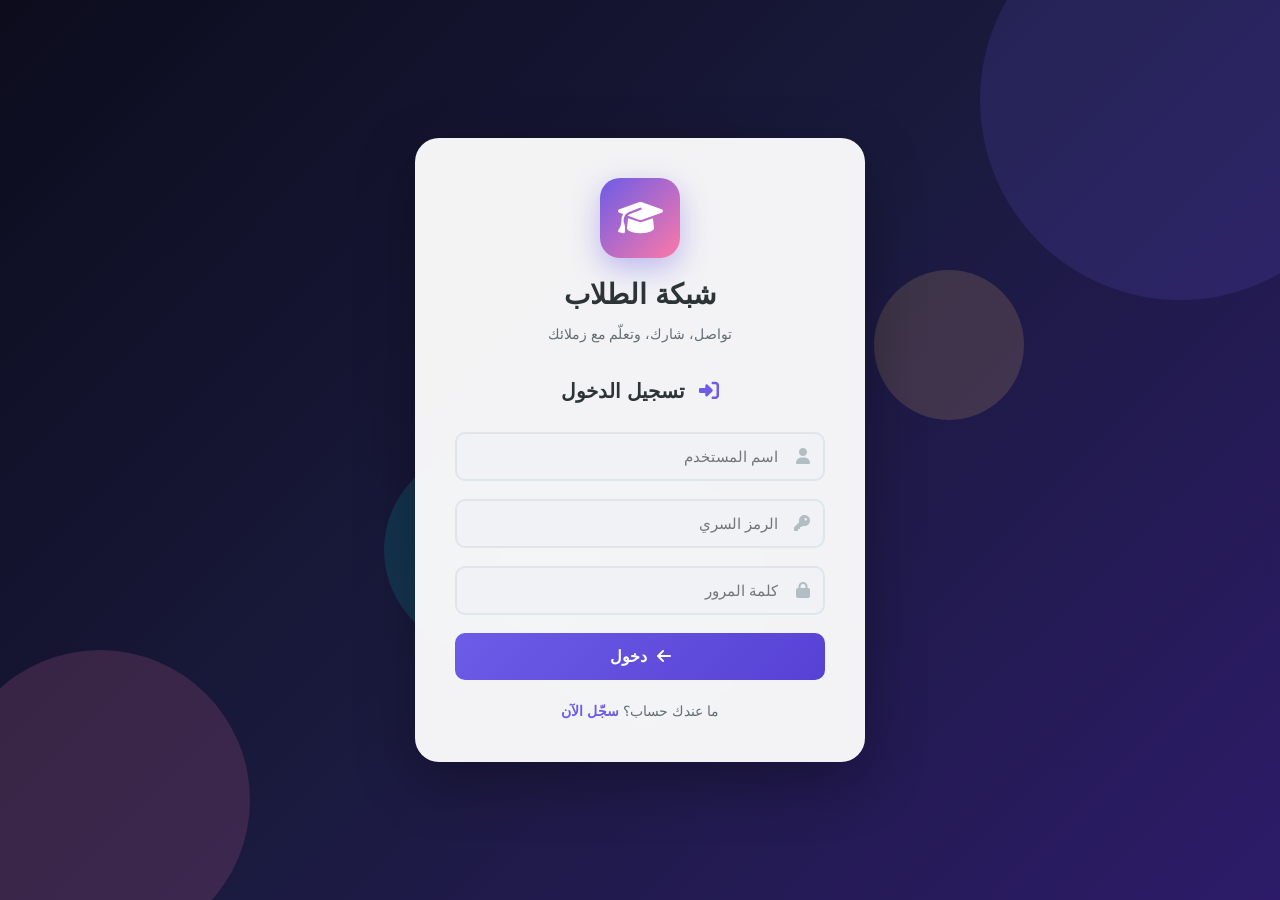
<file: index.html>
<!DOCTYPE html>
<html lang="ar" dir="rtl">
<head>
    <meta charset="UTF-8">
    <meta name="viewport" content="width=device-width, initial-scale=1.0">
    <title>شبكة الطلاب - تسجيل الدخول</title>
    <link rel="stylesheet" href="style.css">
    <link rel="stylesheet" href="https://cdnjs.cloudflare.com/ajax/libs/font-awesome/6.4.0/css/all.min.css">
</head>
<body class="auth-page">

    <!-- خلفية متحركة -->
    <div class="animated-bg">
        <div class="circle c1"></div>
        <div class="circle c2"></div>
        <div class="circle c3"></div>
        <div class="circle c4"></div>
        <div class="circle c5"></div>
    </div>

    <div class="auth-container">
        <!-- الشعار -->
        <div class="logo-section">
            <div class="logo-icon">
                <i class="fas fa-graduation-cap"></i>
            </div>
            <h1>شبكة الطلاب</h1>
            <p>تواصل، شارك، وتعلّم مع زملائك</p>
        </div>

        <!-- نموذج تسجيل الدخول -->
        <div class="auth-form" id="loginForm">
            <h2><i class="fas fa-sign-in-alt"></i> تسجيل الدخول</h2>
            
            <div class="input-group">
                <i class="fas fa-user"></i>
                <input type="text" id="loginUsername" placeholder="اسم المستخدم" required>
            </div>
            
            <div class="input-group">
                <i class="fas fa-key"></i>
                <input type="text" id="loginCode" placeholder="الرمز السري" required>
            </div>
            
            <div class="input-group">
                <i class="fas fa-lock"></i>
                <input type="password" id="loginPassword" placeholder="كلمة المرور" required>
            </div>

            <button class="btn-primary" onclick="login()">
                <i class="fas fa-arrow-left"></i> دخول
            </button>

            <div class="switch-form">
                ما عندك حساب؟ 
                <a href="#" onclick="showRegister()">سجّل الآن</a>
            </div>
        </div>

        <!-- نموذج التسجيل -->
        <div class="auth-form hidden" id="registerForm">
            <h2><i class="fas fa-user-plus"></i> حساب جديد</h2>
            
            <div class="input-group">
                <i class="fas fa-user"></i>
                <input type="text" id="regFullName" placeholder="الاسم الكامل" required>
            </div>
            
            <div class="input-group">
                <i class="fas fa-at"></i>
                <input type="text" id="regUsername" placeholder="اسم المستخدم (بالإنجليزي)" required>
            </div>
            
            <div class="input-group">
                <i class="fas fa-envelope"></i>
                <input type="email" id="regEmail" placeholder="البريد الإلكتروني" required>
            </div>
            
            <div class="input-group">
                <i class="fas fa-key"></i>
                <input type="text" id="regCode" placeholder="اختر رمز سري (4 أرقام)" maxlength="4" required>
            </div>
            
            <div class="input-group">
                <i class="fas fa-lock"></i>
                <input type="password" id="regPassword" placeholder="كلمة المرور" required>
            </div>
            
            <div class="input-group">
                <i class="fas fa-lock"></i>
                <input type="password" id="regPasswordConfirm" placeholder="تأكيد كلمة المرور" required>
            </div>

            <div class="avatar-select">
                <p>اختر صورة رمزية:</p>
                <div class="avatar-options">
                    <div class="avatar-option selected" data-avatar="😊" onclick="selectAvatar(this)">😊</div>
                    <div class="avatar-option" data-avatar="😎" onclick="selectAvatar(this)">😎</div>
                    <div class="avatar-option" data-avatar="🧑‍🎓" onclick="selectAvatar(this)">🧑‍🎓</div>
                    <div class="avatar-option" data-avatar="👨‍💻" onclick="selectAvatar(this)">👨‍💻</div>
                    <div class="avatar-option" data-avatar="👩‍🎓" onclick="selectAvatar(this)">👩‍🎓</div>
                    <div class="avatar-option" data-avatar="🦁" onclick="selectAvatar(this)">🦁</div>
                    <div class="avatar-option" data-avatar="🦊" onclick="selectAvatar(this)">🦊</div>
                    <div class="avatar-option" data-avatar="🐯" onclick="selectAvatar(this)">🐯</div>
                </div>
            </div>

            <button class="btn-primary" onclick="register()">
                <i class="fas fa-user-plus"></i> تسجيل
            </button>

            <div class="switch-form">
                عندك حساب؟ 
                <a href="#" onclick="showLogin()">سجّل دخول</a>
            </div>
        </div>
    </div>

    <!-- رسائل التنبيه -->
    <div class="toast-container" id="toastContainer"></div>

    <script src="auth.js"></script>
</body>
</html>
</file>
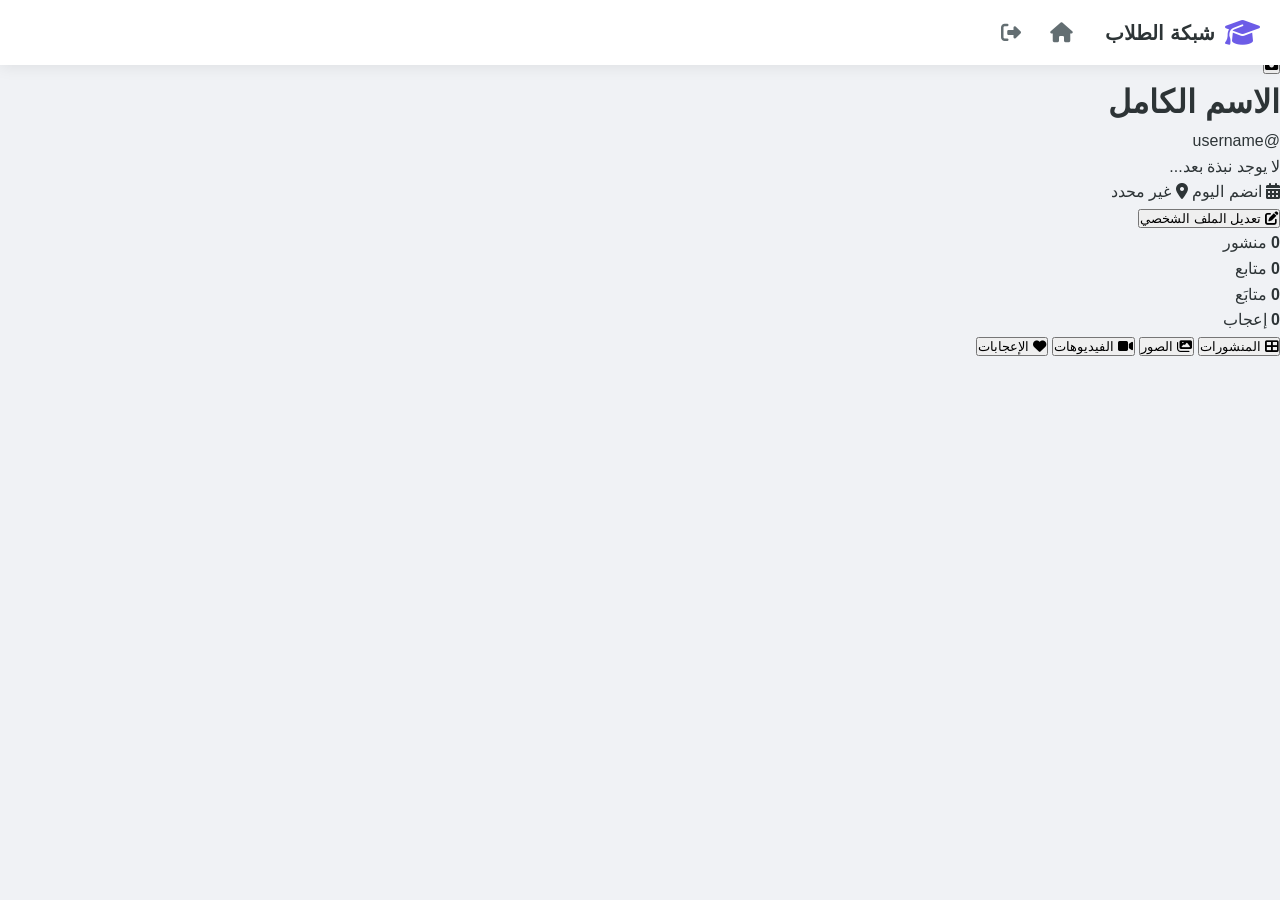
<file: profile.html>
<!DOCTYPE html>
<html lang="ar" dir="rtl">
<head>
    <meta charset="UTF-8">
    <meta name="viewport" content="width=device-width, initial-scale=1.0">
    <title>شبكة الطلاب - الصفحة الشخصية</title>
    <link rel="stylesheet" href="style.css">
    <link rel="stylesheet" href="https://cdnjs.cloudflare.com/ajax/libs/font-awesome/6.4.0/css/all.min.css">
</head>
<body class="main-page">

    <!-- شريط التنقل -->
    <nav class="top-nav">
        <div class="nav-container">
            <div class="nav-logo" onclick="window.location.href='home.html'">
                <i class="fas fa-graduation-cap"></i>
                <span>شبكة الطلاب</span>
            </div>
            <div class="nav-actions">
                <button class="nav-btn" onclick="window.location.href='home.html'">
                    <i class="fas fa-home"></i>
                </button>
                <button class="nav-btn logout-btn" onclick="logout()">
                    <i class="fas fa-sign-out-alt"></i>
                </button>
            </div>
        </div>
    </nav>

    <!-- الصفحة الشخصية -->
    <div class="profile-page">
        <!-- الغلاف -->
        <div class="profile-cover" id="profileCover">
            <button class="change-cover-btn" id="changeCoverBtn" onclick="changeCover()">
                <i class="fas fa-camera"></i> تغيير الغلاف
            </button>
            <input type="file" id="coverInput" accept="image/*" onchange="updateCover(event)" hidden>
        </div>

        <!-- معلومات البروفايل -->
        <div class="profile-info-section">
            <div class="profile-avatar-wrapper">
                <div class="profile-avatar-large" id="profileAvatar">😊</div>
                <button class="change-avatar-btn" id="changeAvatarBtn" onclick="changeAvatar()">
                    <i class="fas fa-camera"></i>
                </button>
            </div>
            <div class="profile-details">
                <h1 id="profileFullName">الاسم الكامل</h1>
                <p class="profile-username" id="profileUsername">@username</p>
                <p class="profile-bio" id="profileBio">لا يوجد نبذة بعد...</p>
                <div class="profile-meta">
                    <span><i class="fas fa-calendar-alt"></i> انضم <span id="joinDate">اليوم</span></span>
                    <span><i class="fas fa-map-marker-alt"></i> <span id="profileLocation">غير محدد</span></span>
                </div>
            </div>
            <div class="profile-actions" id="profileActions">
                <button class="btn-edit-profile" onclick="openEditProfile()">
                    <i class="fas fa-edit"></i> تعديل الملف الشخصي
                </button>
            </div>
        </div>

        <!-- إحصائيات -->
        <div class="profile-stats-bar">
            <div class="profile-stat" onclick="showProfileSection('posts')">
                <strong id="pPostCount">0</strong>
                <span>منشور</span>
            </div>
            <div class="profile-stat" onclick="showFollowers()">
                <strong id="pFollowers">0</strong>
                <span>متابع</span>
            </div>
            <div class="profile-stat" onclick="showFollowing()">
                <strong id="pFollowing">0</strong>
                <span>متابَع</span>
            </div>
            <div class="profile-stat">
                <strong id="pLikes">0</strong>
                <span>إعجاب</span>
            </div>
        </div>

        <!-- تبويبات -->
        <div class="profile-tabs">
            <button class="tab-btn active" onclick="switchProfileTab('posts', this)">
                <i class="fas fa-th-large"></i> المنشورات
            </button>
            <button class="tab-btn" onclick="switchProfileTab('photos', this)">
                <i class="fas fa-images"></i> الصور
            </button>
            <button class="tab-btn" onclick="switchProfileTab('videos', this)">
                <i class="fas fa-video"></i> الفيديوهات
            </button>
            <button class="tab-btn" onclick="switchProfileTab('likes', this)">
                <i class="fas fa-heart"></i> الإعجابات
            </button>
        </div>

        <!-- محتوى التبويبات -->
        <div class="profile-content">
            <div id="profilePostsContainer">
                <!-- منشورات الملف الشخصي -->
            </div>
            <div id="profilePhotosGrid" class="photos-grid hidden">
                <!-- شبكة الصور -->
            </div>
            <div id="profileVideosGrid" class="videos-grid hidden">
                <!-- شبكة الفيديوهات -->
            </div>
        </div>
    </div>

    <!-- نافذة تعديل الملف الشخصي -->
    <div class="modal-overlay hidden" id="editProfileModal">
        <div class="modal-content">
            <div class="modal-header">
                <h3><i class="fas fa-user-edit"></i> تعديل الملف الشخصي</h3>
                <button class="close-modal" onclick="closeEditProfile()">
                    <i class="fas fa-times"></i>
                </button>
            </div>
            <div class="modal-body">
                <div class="input-group">
                    <i class="fas fa-user"></i>
                    <input type="text" id="editFullName" placeholder="الاسم الكامل">
                </div>
                <div class="input-group">
                    <i class="fas fa-info-circle"></i>
                    <textarea id="editBio" placeholder="نبذة عنك..." rows="3"></textarea>
                </div>
                <div class="input-group">
                    <i class="fas fa-map-marker-alt"></i>
                    <input type="text" id="editLocation" placeholder="الموقع">
                </div>
                <div class="input-group">
                    <i class="fas fa-globe"></i>
                    <input type="url" id="editWebsite" placeholder="الموقع الإلكتروني">
                </div>
            </div>
            <div class="modal-footer">
                <button class="btn-publish" onclick="saveProfile()">
                    <i class="fas fa-save"></i> حفظ التغييرات
                </button>
            </div>
        </div>
    </div>

    <div class="toast-container" id="toastContainer"></div>

    <script src="app.js"></script>
    <script>
        // تحميل بيانات البروفايل
        document.addEventListener('DOMContentLoaded', loadProfile);
    </script>
</body>
  </html>
</file>
<file: style.css>
/* ======================== */
/*    متغيرات عامة          */
/* ======================== */
:root {
    --primary: #6c5ce7;
    --primary-light: #a29bfe;
    --primary-dark: #5641d4;
    --secondary: #00cec9;
    --accent: #fd79a8;
    --success: #00b894;
    --warning: #fdcb6e;
    --danger: #e74c3c;
    --dark: #2d3436;
    --gray: #636e72;
    --light-gray: #b2bec3;
    --lighter-gray: #dfe6e9;
    --bg: #f0f2f5;
    --white: #ffffff;
    --shadow: 0 2px 15px rgba(0, 0, 0, 0.08);
    --shadow-hover: 0 8px 30px rgba(0, 0, 0, 0.12);
    --radius: 16px;
    --radius-sm: 10px;
    --transition: all 0.3s cubic-bezier(0.4, 0, 0.2, 1);
}

/* ======================== */
/*    إعادة التعيين         */
/* ======================== */
* {
    margin: 0;
    padding: 0;
    box-sizing: border-box;
}

body {
    font-family: 'Segoe UI', Tahoma, 'Arial', sans-serif;
    background: var(--bg);
    color: var(--dark);
    line-height: 1.6;
    min-height: 100vh;
}

a {
    text-decoration: none;
    color: var(--primary);
}

/* ======================== */
/*    الخلفية المتحركة       */
/* ======================== */
.animated-bg {
    position: fixed;
    top: 0;
    left: 0;
    width: 100%;
    height: 100%;
    z-index: -1;
    overflow: hidden;
    background: linear-gradient(135deg, #0c0c1d, #1a1a3e, #2d1b69);
}

.circle {
    position: absolute;
    border-radius: 50%;
    opacity: 0.15;
    animation: floatCircle 15s infinite ease-in-out;
}

.c1 {
    width: 400px; height: 400px;
    background: var(--primary);
    top: -100px; right: -100px;
    animation-delay: 0s;
}

.c2 {
    width: 300px; height: 300px;
    background: var(--accent);
    bottom: -50px; left: -50px;
    animation-delay: 3s;
}

.c3 {
    width: 200px; height: 200px;
    background: var(--secondary);
    top: 50%; left: 30%;
    animation-delay: 6s;
}

.c4 {
    width: 150px; height: 150px;
    background: var(--warning);
    top: 30%; right: 20%;
    animation-delay: 9s;
}

.c5 {
    width: 250px; height: 250px;
    background: var(--success);
    bottom: 20%; right: 40%;
    animation-delay: 12s;
}

@keyframes floatCircle {
    0%, 100% { transform: translate(0, 0) scale(1); }
    25% { transform: translate(50px, -50px) scale(1.1); }
    50% { transform: translate(-30px, 80px) scale(0.9); }
    75% { transform: translate(70px, 30px) scale(1.05); }
}

/* ======================== */
/*    صفحة المصادقة          */
/* ======================== */
.auth-page {
    display: flex;
    justify-content: center;
    align-items: center;
    min-height: 100vh;
    padding: 20px;
}

.auth-container {
    background: rgba(255, 255, 255, 0.95);
    backdrop-filter: blur(20px);
    border-radius: 24px;
    padding: 40px;
    width: 100%;
    max-width: 450px;
    box-shadow: 0 20px 60px rgba(0, 0, 0, 0.3);
    animation: slideUp 0.6s ease;
}

@keyframes slideUp {
    from { opacity: 0; transform: translateY(30px); }
    to { opacity: 1; transform: translateY(0); }
}

.logo-section {
    text-align: center;
    margin-bottom: 30px;
}

.logo-icon {
    width: 80px;
    height: 80px;
    background: linear-gradient(135deg, var(--primary), var(--accent));
    border-radius: 20px;
    display: flex;
    align-items: center;
    justify-content: center;
    margin: 0 auto 15px;
    font-size: 36px;
    color: white;
    box-shadow: 0 10px 30px rgba(108, 92, 231, 0.4);
}

.logo-section h1 {
    font-size: 28px;
    color: var(--dark);
    margin-bottom: 5px;
}

.logo-section p {
    color: var(--gray);
    font-size: 14px;
}

.auth-form h2 {
    text-align: center;
    margin-bottom: 25px;
    color: var(--dark);
    font-size: 20px;
}

.auth-form h2 i {
    color: var(--primary);
    margin-left: 8px;
}

.input-group {
    position: relative;
    margin-bottom: 18px;
}

.input-group i {
    position: absolute;
    right: 15px;
    top: 50%;
    transform: translateY(-50%);
    color: var(--light-gray);
    font-size: 16px;
    transition: var(--transition);
}

.input-group input,
.input-group textarea {
    width: 100%;
    padding: 14px 45px 14px 15px;
    border: 2px solid var(--lighter-gray);
    border-radius: var(--radius-sm);
    font-size: 15px;
    font-family: inherit;
    transition: var(--transition);
    background: var(--bg);
}

.input-group textarea {
    resize: vertical;
    min-height: 80px;
}

.input-group input:focus,
.input-group textarea:focus {
    outline: none;
    border-color: var(--primary);
    background: white;
    box-shadow: 0 0 0 4px rgba(108, 92, 231, 0.1);
}

.input-group input:focus + i,
.input-group input:focus ~ i {
    color: var(--primary);
}

.btn-primary {
    width: 100%;
    padding: 14px;
    background: linear-gradient(135deg, var(--primary), var(--primary-dark));
    color: white;
    border: none;
    border-radius: var(--radius-sm);
    font-size: 16px;
    font-weight: 600;
    font-family: inherit;
    cursor: pointer;
    transition: var(--transition);
    display: flex;
    align-items: center;
    justify-content: center;
    gap: 10px;
}

.btn-primary:hover {
    transform: translateY(-2px);
    box-shadow: 0 8px 25px rgba(108, 92, 231, 0.4);
}

.btn-primary:active {
    transform: translateY(0);
}

.switch-form {
    text-align: center;
    margin-top: 20px;
    color: var(--gray);
    font-size: 14px;
}

.switch-form a {
    font-weight: 600;
    color: var(--primary);
}

.switch-form a:hover {
    text-decoration: underline;
}

.hidden {
    display: none !important;
}

/* اختيار الصورة الرمزية */
.avatar-select {
    margin-bottom: 18px;
}

.avatar-select p {
    font-size: 14px;
    color: var(--gray);
    margin-bottom: 10px;
}

.avatar-options {
    display: flex;
    gap: 10px;
    flex-wrap: wrap;
    justify-content: center;
}

.avatar-option {
    width: 50px;
    height: 50px;
    font-size: 30px;
    display: flex;
    align-items: center;
    justify-content: center;
    border-radius: 50%;
    border: 3px solid transparent;
    cursor: pointer;
    transition: var(--transition);
    background: var(--bg);
}

.avatar-option:hover {
    transform: scale(1.15);
    border-color: var(--light-gray);
}

.avatar-option.selected {
    border-color: var(--primary);
    background: rgba(108, 92, 231, 0.1);
    transform: scale(1.15);
}

/* ======================== */
/*    شريط التنقل العلوي    */
/* ======================== */
.top-nav {
    background: white;
    box-shadow: 0 2px 15px rgba(0, 0, 0, 0.08);
    position: fixed;
    top: 0;
    left: 0;
    right: 0;
    z-index: 1000;
    height: 65px;
}

.nav-container {
    max-width: 1400px;
    margin: 0 auto;
    padding: 0 20px;
    display: flex;
    align-items: center;
    height: 100%;
    gap: 20px;
}

.nav-logo {
    display: flex;
    align-items: center;
    gap: 10px;
    cursor: pointer;
    flex-shrink: 0;
}

.nav-logo i {
    font-size: 28px;
    color: var(--primary);
}

.nav-logo span {
    font-size: 20px;
    font-weight: 700;
    color: var(--dark);
}

.nav-search {
    flex: 1;
    max-width: 400px;
    position: relative;
}

.nav-search input {
    width: 100%;
    padding: 10px 15px 10px 40px;
    border: none;
    border-radius: 25px;
    background: var(--bg);
    font-size: 14px;
    font-family: inherit;
    transition: var(--transition);
}

.nav-search input:focus {
    outline: none;
    background: var(--lighter-gray);
}

.nav-search i {
    position: absolute;
    left: 15px;
    top: 50%;
    transform: translateY(-50%);
    color: var(--light-gray);
}

.nav-actions {
    display: flex;
    align-items: center;
    gap: 5px;
}

.nav-btn {
    position: relative;
    background: none;
    border: none;
    padding: 10px 12px;
    border-radius: var(--radius-sm);
    cursor: pointer;
    font-size: 20px;
    color: var(--gray);
    transition: var(--transition);
    display: flex;
    flex-direction: column;
    align-items: center;
    gap: 2px;
}

.nav-btn:hover {
    background: var(--bg);
    color: var(--primary);
}

.nav-label {
    font-size: 10px;
    font-weight: 600;
}

.nav-avatar {
    font-size: 24px;
}

.msg-badge, .notif-badge {
    position: absolute;
    top: 5px;
    left: 5px;
    background: var(--danger);
    color: white;
    font-size: 10px;
    font-weight: 700;
    padding: 1px 5px;
    border-radius: 10px;
    display: none;
}

.logout-btn:hover {
    color: var(--danger) !important;
}

/* ======================== */
/*    المحتوى الرئيسي       */
/* ======================== */
.main-content {
    display: grid;
    grid-template-columns: 280px 1fr 300px;
    gap: 25px;
    max-width: 1400px;
    margin: 85px auto 30px;
    padding: 0 20px;
}

/* الشريط الجانبي */
.sidebar-right, .sidebar-left {
    position: sticky;
    top: 85px;
    height: fit-content;
}

.user-card {
    background: white;
    border-radius: var(--radius);
    padding: 25px;
    text-align: center;
    box-shadow: var(--shadow);
}

.user-avatar-large {
    font-size: 60px;
    margin-bottom: 10px;
}

.user-card h3 {
    font-size: 18px;
    color: var(--dark);
}

.user-card p {
    color: var(--gray);
    font-size: 13px;
    margin-bottom: 15px;
}

.user-stats {
    display: flex;
    justify-content: space-around;
    padding: 15px 0;
    border-top: 1px solid var(--lighter-gray);
    border-bottom: 1px solid var(--lighter-gray);
    margin-bottom: 15px;
}

.stat {
    text-align: center;
}

.stat strong {
    display: block;
    font-size: 18px;
    color: var(--primary);
}

.stat span {
    font-size: 12px;
    color: var(--gray);
}

.btn-profile {
    width: 100%;
    padding: 10px;
    background: var(--bg);
    border: none;
    border-radius: var(--radius-sm);
    cursor: pointer;
    font-family: inherit;
    font-weight: 600;
    color: var(--dark);
    transition: var(--transition);
    display: flex;
    align-items: center;
    justify-content: center;
    gap: 8px;
}

.btn-profile:hover {
    background: var(--primary);
    color: white;
}

.quick-nav {
    background: white;
    border-radius: var(--radius);
    padding: 20px;
    margin-top: 20px;
    box-shadow: var(--shadow);
}

.quick-nav h4 {
    margin-bottom: 15px;
    color: var(--dark);
    display: flex;
    align-items: center;
    gap: 8px;
}

.quick-nav a {
    display: flex;
    align-items: center;
    gap: 10px;
    padding: 10px 12px;
    color: var(--gray);
    border-radius: var(--radius-sm);
    transition: var(--transition);
    font-size: 14px;
}

.quick-nav a:hover {
    background: var(--bg);
    color: var(--primary);
}

.quick-nav a i {
    width: 20px;
    text-align: center;
}

/* ======================== */
/*    القصص (ستوريز)        */
/* ======================== */
.stories-section {
    display: flex;
    gap: 12px;
    padding: 15px;
    background: white;
    border-radius: var(--radius);
    box-shadow: var(--shadow);
    margin-bottom: 20px;
    overflow-x: auto;
}

.story {
    flex-shrink: 0;
    text-align: center;
    cursor: pointer;
}

.story-avatar {
    width: 65px;
    height: 65px;
    border-radius: 50%;
    display: flex;
    align-items: center;
    justify-content: center;
    font-size: 32px;
    margin-bottom: 5px;
    border: 3px solid var(--primary);
    padding: 3px;
    transition: var(--transition);
}

.add-story .story-avatar {
    background: var(--bg);
    border: 3px dashed var(--light-gray);
    color: var(--primary);
    font-size: 24px;
}

.story span {
    font-size: 11px;
    color: var(--gray);
}

.story:hover .story-avatar {
    transform: scale(1.1);
}

/* ======================== */
/*    إنشاء منشور           */
/* ======================== */
.create-post-card {
    background: white;
    border-radius: var(--radius);
    padding: 20px;
    box-shadow: var(--shadow);
    margin-bottom: 20px;
}

.create-post-header {
    display: flex;
    align-items: center;
    gap: 12px;
    margin-bottom: 15px;
}

.create-avatar {
    font-size: 40px;
}

.create-input {
    flex: 1;
    padding: 12px 18px;
    background: var(--bg);
    border-radius: 25px;
    color: var(--gray);
    cursor: pointer;
    transition: var(--transition);
    font-size: 14px;
}

.create-input:hover {
    background: var(--lighter-gray);
}

.create-post-actions {
    display: flex;
    gap: 5px;
    border-top: 1px solid var(--lighter-gray);
    padding-top: 12px;
}

.create-post-actions button {
    flex: 1;
    padding: 10px;
    background: none;
    border: none;
    border-radius: var(--radius-sm);
    cursor: pointer;
    font-family: inherit;
    font-size: 13px;
    font-weight: 600;
    color: var(--gray);
    transition: var(--transition);
    display: flex;
    align-items: center;
    justify-content: center;
    gap: 6px;
}

.create-post-actions button:hover {
    background: var(--bg);
}

/* ======================== */
/*    المنشورات              */
/* ======================== */
.post-card {
    background: white;
    border-radius: var(--radius);
    box-shadow: var(--shadow);
    margin-bottom: 20px;
    overflow: hidden;
    animation: fadeIn 0.4s ease;
    transition: var(--transition);
}

.post-card:hover {
    box-shadow: var(--shadow-hover);
}

@keyframes fadeIn {
    from { opacity: 0; transform: translateY(15px); }
    to { opacity: 1; transform: translateY(0); }
}

.post-header {
    display: flex;
    align-items: center;
    padding: 15px 20px;
    gap: 12px;
}

.post-avatar {
    font-size: 40px;
    cursor: pointer;
}

.post-user-info {
    flex: 1;
}

.post-user-info strong {
    display: block;
    font-size: 15px;
    cursor: pointer;
}

.post-user-info strong:hover {
    color: var(--primary);
}

.post-user-info span {
    font-size: 12px;
    color: var(--gray);
}

.post-menu-btn {
    background: none;
    border: none;
    font-size: 18px;
    color: var(--gray);
    cursor: pointer;
    padding: 8px;
    border-radius: 50%;
    transition: var(--transition);
}

.post-menu-btn:hover {
    background: var(--bg);
}

/* محتوى المنشور */
.post-content {
    padding: 0 20px 15px;
}

.post-text {
    font-size: 15px;
    line-height: 1.7;
    margin-bottom: 12px;
    white-space: pre-wrap;
    word-wrap: break-word;
}

.post-text-bg {
    padding: 40px 20px;
    text-align: center;
    font-size: 22px;
    font-weight: 600;
    color: white;
    border-radius: var(--radius-sm);
    min-height: 200px;
    display: flex;
    align-items: center;
    justify-content: center;
    line-height: 1.8;
    text-shadow: 0 2px 4px rgba(0,0,0,0.3);
}

.post-image {
    width: 100%;
    max-height: 500px;
    object-fit: cover;
    cursor: pointer;
    transition: var(--transition);
    border-radius: var(--radius-sm);
}

.post-image:hover {
    opacity: 0.95;
}

.post-video {
    width: 100%;
    max-height: 500px;
    border-radius: var(--radius-sm);
    background: black;
}

/* إحصائيات المنشور */
.post-stats {
    display: flex;
    justify-content: space-between;
    padding: 8px 20px;
    color: var(--gray);
    font-size: 13px;
    border-bottom: 1px solid var(--lighter-gray);
}

.post-stats span {
    cursor: pointer;
}

.post-stats span:hover {
    text-decoration: underline;
    color: var(--primary);
}

/* أزرار التفاعل */
.post-actions {
    display: flex;
    padding: 5px 15px;
    border-bottom: 1px solid var(--lighter-gray);
}

.action-btn {
    flex: 1;
    padding: 10px;
    background: none;
    border: none;
    cursor: pointer;
    font-family: inherit;
    font-size: 14px;
    font-weight: 500;
    color: var(--gray);
    border-radius: var(--radius-sm);
    transition: var(--transition);
    display: flex;
    align-items: center;
    justify-content: center;
    gap: 6px;
}

.action-btn:hover {
    background: var(--bg);
}

.action-btn.liked {
    color: var(--danger);
}

.action-btn.liked i {
    animation: likeAnim 0.4s ease;
}

@keyframes likeAnim {
    0% { transform: scale(1); }
    50% { transform: scale(1.3); }
    100% { transform: scale(1); }
}

.action-btn.shared {
    color: var(--success);
}

/* قسم التعليقات */
.comments-section {
    padding: 10px 20px 15px;
}

.comment-input-area {
    display: flex;
    gap: 10px;
    align-items: center;
    margin-bottom: 12px;
}

.comment-input-area input {
    flex: 1;
    padding: 10px 15px;
    border: none;
    border-radius: 25px;
    background: var(--bg);
    font-size: 13px;
    font-family: inherit;
    transition: var(--transition);
}

.comment-input-area input:focus {
    outline: none;
    background: var(--lighter-gray);
}

.comment-input-area button {
    background: var(--primary);
    color: white;
    border: none;
    width: 36px;
    height: 36px;
    border-radius: 50%;
    cursor: pointer;
    transition: var(--transition);
    display: flex;
    align-items: center;
    justify-content: center;
}

.comment-input-area button:hover {
    background: var(--primary-dark);
    transform: scale(1.1);
}

.comment {
    display: flex;
    gap: 10px;
    margin-bottom: 10px;
    animation: fadeIn 0.3s ease;
}

.comment-avatar {
    font-size: 28px;
}

.comment-body {
    background: var(--bg);
    padding: 8px 14px;
    border-radius: 15px;
    max-width: 80%;
}

.comment-body strong {
    font-size: 13px;
    display: block;
}

.comment-body p {
    font-size: 13px;
    color: var(--dark);
}

.comment-time {
    font-size: 11px;
    color: var(--light-gray);
    margin-top: 3px;
    padding-right: 40px;
}

/* قائمة المنشور */
.post-dropdown {
    position: absolute;
    background: white;
    border-radius: var(--radius-sm);
    box-shadow: var(--shadow-hover);
    min-width: 180px;
    z-index: 100;
    overflow: hidden;
}

.post-dropdown button {
    display: flex;
    align-items: center;
    gap: 10px;
    width: 100%;
    padding: 12px 15px;
    background: none;
    border: none;
    cursor: pointer;
    font-family: inherit;
    font-size: 14px;
    color: var(--dark);
    transition: var(--transition);
}

.post-dropdown button:hover {
    background: var(--bg);
}

.post-dropdown button.delete-btn {
    color: var(--danger);
}

/* ======================== */
/*    الشريط الجانبي الأيسر */
/* ======================== */
.online-users, .suggestions, .trending {
    background: white;
    border-radius: var(--radius);
    padding: 20px;
    box-shadow: var(--shadow);
    margin-bottom: 20px;
}

.online-users h4, .suggestions h4, .trending h4 {
    margin-bottom: 15px;
    color: var(--dark);
    font-size: 15px;
    display: flex;
    align-items: center;
    gap: 8px;
}

.online-user-item, .suggestion-item {
    display: flex;
    align-items: center;
    gap: 10px;
    padding: 8px 5px;
    border-radius: var(--radius-sm);
    transition: var(--transition);
    cursor: pointer;
}

.online-user-item:hover, .suggestion-item:hover {
    background: var(--bg);
}

.online-user-item .user-emoji {
    font-size: 28px;
}

.online-user-item .user-name {
    font-size: 13px;
    font-weight: 600;
}

.suggestion-item {
    justify-content: space-between;
}

.suggestion-info {
    display: flex;
    align-items: center;
    gap: 8px;
}

.suggestion-info .user-emoji {
    font-size: 28px;
}

.suggestion-info .user-name {
    font-size: 13px;
    font-weight: 600;
}

.follow-btn {
    padding: 5px 15px;
    background: var(--primary);
    color: white;
    border: none;
    border-radius: 20px;
    font-size: 12px;
    font-weight: 600;
    cursor: pointer;
    transition: var(--transition);
    font-family: inherit;
}

.follow-btn:hover {
    background: var(--primary-dark);
}

.follow-btn.following {
    background: var(--lighter-gray);
    color: var(--gray);
}

.trending-item {
    padding: 8px 5px;
    border-radius: var(--radius-sm);
    cursor: pointer;
    transition: var(--transition);
}

.trending-item:hover {
    background: var(--bg);
}

.trending-item .trend-tag {
    font-size: 14px;
    font-weight: 600;
    color: var(--primary);
}

.trending-item .trend-count {
    font-size: 11px;
    color: var(--gray);
}

/* ======================== */
/*    النوافذ المنبثقة       */
/* ======================== */
.modal-over
</file>
